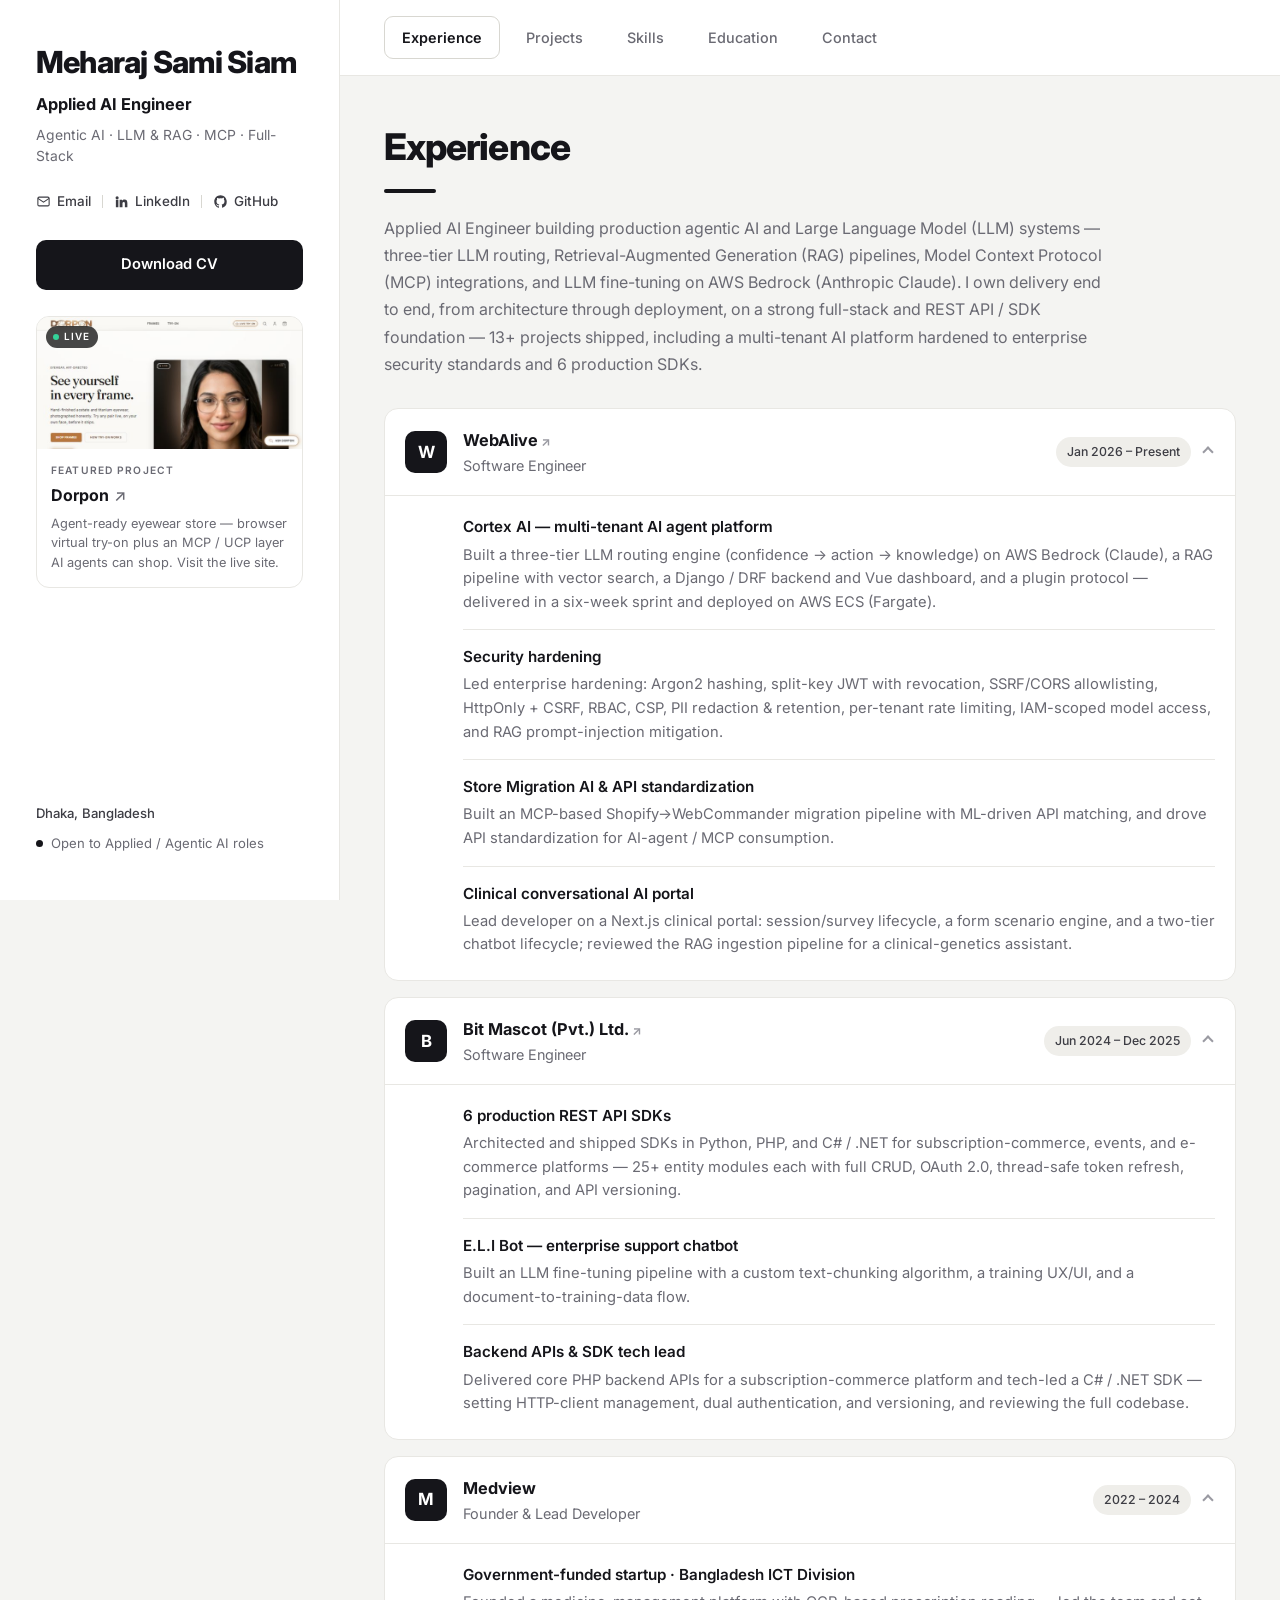
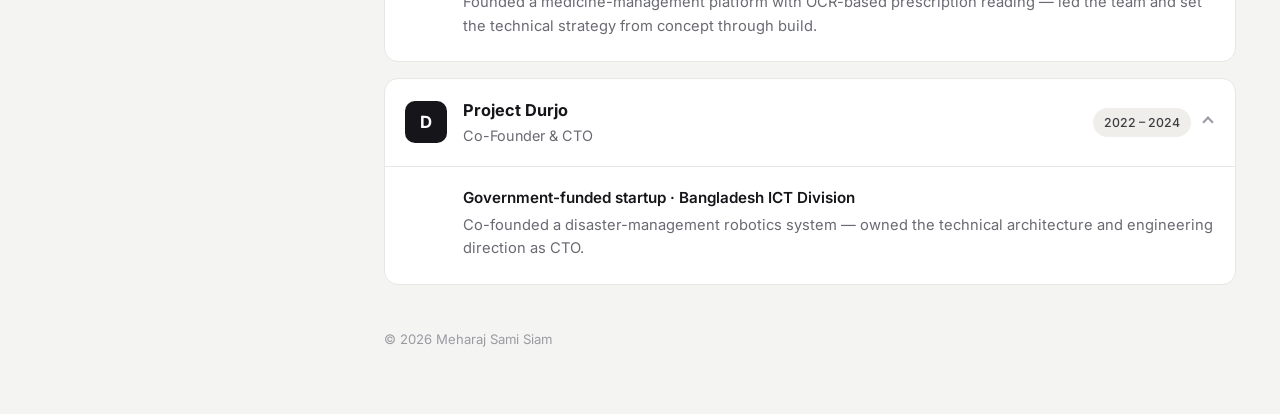
<file: index.html>
<!doctype html>
<html lang="en">
<head>
<meta charset="utf-8" />
<meta name="viewport" content="width=device-width, initial-scale=1" />
<title>Meharaj Sami Siam — Applied AI Engineer</title>
<meta name="description" content="Meharaj Sami Siam — Applied AI Engineer building agentic AI systems, LLM platforms, RAG pipelines, and MCP integrations." />
<link rel="preconnect" href="https://fonts.googleapis.com" />
<link rel="preconnect" href="https://fonts.gstatic.com" crossorigin />
<link href="https://fonts.googleapis.com/css2?family=Inter:wght@300;400;500;600;700;800&display=swap" rel="stylesheet" />
<link rel="stylesheet" href="style.css" />
</head>
<body>
<div class="layout">

  <!-- ============ SIDEBAR ============ -->
  <aside class="sidebar">
    <div class="sb-inner">
      <h1 class="name">Meharaj Sami Siam</h1>
      <div class="role">Applied AI Engineer</div>
      <div class="keywords">Agentic AI · LLM &amp; RAG · MCP · Full-Stack</div>

      <div class="socials">
        <a href="mailto:mssiam12@gmail.com" id="email-side" data-email="mssiam12@gmail.com" aria-label="Email">
          <svg viewBox="0 0 24 24" width="15" height="15" fill="none" stroke="currentColor" stroke-width="1.7"><rect x="3" y="5" width="18" height="14" rx="2"/><path d="m3 7 9 6 9-6"/></svg>
          <span class="sl-lbl">Email</span>
        </a>
        <span class="sep"></span>
        <a href="https://www.linkedin.com/in/meharaj-sami-siam-a4b730213" aria-label="LinkedIn">
          <svg viewBox="0 0 24 24" width="15" height="15" fill="currentColor"><path d="M4.98 3.5a2.5 2.5 0 1 1 0 5 2.5 2.5 0 0 1 0-5zM3 9h4v12H3zM9 9h3.8v1.7h.05c.53-1 1.83-2.06 3.77-2.06 4.03 0 4.78 2.65 4.78 6.1V21h-4v-5.3c0-1.27-.02-2.9-1.77-2.9-1.77 0-2.04 1.38-2.04 2.8V21H9z"/></svg>
          LinkedIn
        </a>
        <span class="sep"></span>
        <a href="https://github.com/Meharaj002" aria-label="GitHub">
          <svg viewBox="0 0 24 24" width="15" height="15" fill="currentColor"><path d="M12 2C6.48 2 2 6.58 2 12.25c0 4.53 2.87 8.37 6.84 9.73.5.1.68-.22.68-.49l-.01-1.9c-2.78.62-3.37-1.22-3.37-1.22-.46-1.18-1.11-1.5-1.11-1.5-.91-.64.07-.62.07-.62 1 .07 1.53 1.06 1.53 1.06.89 1.56 2.34 1.11 2.91.85.09-.66.35-1.11.63-1.36-2.22-.26-4.56-1.14-4.56-5.06 0-1.12.39-2.03 1.03-2.75-.1-.26-.45-1.3.1-2.71 0 0 .84-.27 2.75 1.05A9.4 9.4 0 0 1 12 6.84c.85 0 1.71.12 2.51.34 1.91-1.32 2.75-1.05 2.75-1.05.55 1.41.2 2.45.1 2.71.64.72 1.03 1.63 1.03 2.75 0 3.93-2.35 4.8-4.58 5.05.36.32.68.94.68 1.9l-.01 2.82c0 .27.18.6.69.49A10.03 10.03 0 0 0 22 12.25C22 6.58 17.52 2 12 2z"/></svg>
          GitHub
        </a>
      </div>

      <a class="dl-btn" href="cv.pdf" download="Meharaj-Sami-Siam-CV.pdf">Download CV</a>

      <a class="sb-feature" href="https://incomparable-pony-d965e8.netlify.app/" target="_blank" rel="noopener">
        <div class="sbf-thumb">
          <img src="assets/dorpon-preview.jpg" alt="Dorpon — live eyewear store with browser virtual try-on" loading="lazy" />
          <span class="sbf-live">Live</span>
        </div>
        <div class="sbf-body">
          <div class="sbf-label">Featured project</div>
          <div class="sbf-title">Dorpon <span class="sbf-arrow" aria-hidden="true">↗</span></div>
          <div class="sbf-desc">Agent-ready eyewear store — browser virtual try-on plus an MCP / UCP layer AI agents can shop. Visit the live site.</div>
        </div>
      </a>

      <div class="sb-foot">
        <div class="sb-loc">Dhaka, Bangladesh</div>
        <div class="sb-open"><span class="dot"></span> Open to Applied / Agentic AI roles</div>
      </div>
    </div>
  </aside>

  <!-- ============ MAIN ============ -->
  <main class="main">
    <nav class="tabs" id="tabs">
      <button class="tab active" data-tab="experience">Experience</button>
      <button class="tab" data-tab="projects">Projects</button>
      <button class="tab" data-tab="skills">Skills</button>
      <button class="tab" data-tab="education">Education</button>
      <button class="tab" data-tab="contact">Contact</button>
    </nav>

    <div class="content">

      <!-- ---------- EXPERIENCE ---------- -->
      <section class="panel active" id="experience">
        <h2 class="ptitle">Experience</h2>
        <p class="intro">
          Applied AI Engineer building production agentic AI and Large Language Model (LLM) systems —
          three-tier LLM routing, Retrieval-Augmented Generation (RAG) pipelines, Model Context Protocol (MCP)
          integrations, and LLM fine-tuning on AWS Bedrock (Anthropic Claude). I own delivery end to end, from
          architecture through deployment, on a strong full-stack and REST API / SDK foundation — 13+ projects
          shipped, including a multi-tenant AI platform hardened to enterprise security standards and 6 production SDKs.
        </p>

        <article class="xp open">
          <header class="xp-head">
            <div class="xp-logo">W</div>
            <div class="xp-id">
              <div class="xp-co"><a class="co-link" href="https://www.webalive.com.au/" target="_blank" rel="noopener">WebAlive<span class="co-ext" aria-hidden="true">↗</span></a></div>
              <div class="xp-role">Software Engineer</div>
            </div>
            <div class="xp-meta"><span class="badge">Jan 2026 – Present</span><span class="chev" aria-hidden="true"></span></div>
          </header>
          <div class="xp-body">
            <div class="xp-pt"><h4>Cortex AI — multi-tenant AI agent platform</h4>
              <p>Built a three-tier LLM routing engine (confidence → action → knowledge) on AWS Bedrock (Claude),
                a RAG pipeline with vector search, a Django / DRF backend and Vue dashboard, and a plugin protocol —
                delivered in a six-week sprint and deployed on AWS ECS (Fargate).</p></div>
            <div class="xp-pt"><h4>Security hardening</h4>
              <p>Led enterprise hardening: Argon2 hashing, split-key JWT with revocation, SSRF/CORS allowlisting,
                HttpOnly + CSRF, RBAC, CSP, PII redaction &amp; retention, per-tenant rate limiting, IAM-scoped model
                access, and RAG prompt-injection mitigation.</p></div>
            <div class="xp-pt"><h4>Store Migration AI &amp; API standardization</h4>
              <p>Built an MCP-based Shopify→WebCommander migration pipeline with ML-driven API matching, and drove
                API standardization for AI-agent / MCP consumption.</p></div>
            <div class="xp-pt"><h4>Clinical conversational AI portal</h4>
              <p>Lead developer on a Next.js clinical portal: session/survey lifecycle, a form scenario engine, and a
                two-tier chatbot lifecycle; reviewed the RAG ingestion pipeline for a clinical-genetics assistant.</p></div>
          </div>
        </article>

        <article class="xp open">
          <header class="xp-head">
            <div class="xp-logo">B</div>
            <div class="xp-id">
              <div class="xp-co"><a class="co-link" href="https://www.bitmascot.com/" target="_blank" rel="noopener">Bit Mascot (Pvt.) Ltd.<span class="co-ext" aria-hidden="true">↗</span></a></div>
              <div class="xp-role">Software Engineer</div>
            </div>
            <div class="xp-meta"><span class="badge">Jun 2024 – Dec 2025</span><span class="chev" aria-hidden="true"></span></div>
          </header>
          <div class="xp-body">
            <div class="xp-pt"><h4>6 production REST API SDKs</h4>
              <p>Architected and shipped SDKs in Python, PHP, and C# / .NET for subscription-commerce, events, and
                e-commerce platforms — 25+ entity modules each with full CRUD, OAuth 2.0, thread-safe token refresh,
                pagination, and API versioning.</p></div>
            <div class="xp-pt"><h4>E.L.I Bot — enterprise support chatbot</h4>
              <p>Built an LLM fine-tuning pipeline with a custom text-chunking algorithm, a training UX/UI, and a
                document-to-training-data flow.</p></div>
            <div class="xp-pt"><h4>Backend APIs &amp; SDK tech lead</h4>
              <p>Delivered core PHP backend APIs for a subscription-commerce platform and tech-led a C# / .NET SDK —
                setting HTTP-client management, dual authentication, and versioning, and reviewing the full codebase.</p></div>
          </div>
        </article>

        <article class="xp open">
          <header class="xp-head">
            <div class="xp-logo">M</div>
            <div class="xp-id">
              <div class="xp-co">Medview</div>
              <div class="xp-role">Founder &amp; Lead Developer</div>
            </div>
            <div class="xp-meta"><span class="badge">2022 – 2024</span><span class="chev" aria-hidden="true"></span></div>
          </header>
          <div class="xp-body">
            <div class="xp-pt"><h4>Government-funded startup · Bangladesh ICT Division</h4>
              <p>Founded a medicine-management platform with OCR-based prescription reading — led the team and set
                the technical strategy from concept through build.</p></div>
          </div>
        </article>

        <article class="xp open">
          <header class="xp-head">
            <div class="xp-logo">D</div>
            <div class="xp-id">
              <div class="xp-co">Project Durjo</div>
              <div class="xp-role">Co-Founder &amp; CTO</div>
            </div>
            <div class="xp-meta"><span class="badge">2022 – 2024</span><span class="chev" aria-hidden="true"></span></div>
          </header>
          <div class="xp-body">
            <div class="xp-pt"><h4>Government-funded startup · Bangladesh ICT Division</h4>
              <p>Co-founded a disaster-management robotics system — owned the technical architecture and engineering
                direction as CTO.</p></div>
          </div>
        </article>
      </section>

      <!-- ---------- PROJECTS ---------- -->
      <section class="panel" id="projects">
        <h2 class="ptitle">Projects</h2>
        <p class="intro">
          Agentic AI platforms, LLM systems, and production engineering. Some are enterprise / internal, so links
          are limited; Dorpon is fully live.
        </p>

        <div class="cards">
          <article class="card feature">
            <div class="card-type">Featured · Full-Stack · Agentic AI · MCP / UCP</div>
            <h3>Dorpon — Agent-Ready Eyewear Commerce</h3>
            <p>A premium eyewear store with browser-based <strong>virtual try-on</strong> and an AI shopping
              concierge — and, uniquely, exposed to AI agents through a stateless <strong>Model Context Protocol
              (MCP)</strong> server and a <strong>UCP commerce protocol</strong>, all driven by one shared tool
              registry (web app, MCP, and REST). Deployed end-to-end on free-tier cloud.</p>
            <div class="tags">
              <span class="tag">MCP</span><span class="tag">UCP</span><span class="tag">Next.js</span>
              <span class="tag">Django / DRF</span><span class="tag">AWS Bedrock (Claude)</span>
              <span class="tag">MediaPipe</span><span class="tag">PostgreSQL</span>
            </div>
            <div class="card-actions">
              <a class="btn btn-primary" href="https://incomparable-pony-d965e8.netlify.app/">Live demo →</a>
              <a class="btn btn-ghost" href="dorpon.html">Case study</a>
            </div>
          </article>

          <article class="card">
            <div class="card-type">AI Platform · Enterprise</div>
            <h3>Cortex AI</h3>
            <p>Multi-tenant AI agent platform: three-tier LLM routing (confidence → action → knowledge) on AWS
              Bedrock, a RAG pipeline with vector search, a Django / DRF backend + Vue dashboard, and a plugin
              protocol — hardened with enterprise-grade security and deployed on AWS ECS.</p>
            <div class="tags"><span class="tag">LLM routing</span><span class="tag">RAG</span>
              <span class="tag">AWS Bedrock</span><span class="tag">Django</span><span class="tag">Vue</span>
              <span class="tag">Multi-tenant</span></div>
          </article>

          <article class="card">
            <div class="card-type">Conversational AI · Enterprise</div>
            <h3>E.L.I Bot</h3>
            <p>Enterprise customer-support chatbot, taken from prototype to production: an LLM fine-tuning pipeline
              with a custom text-chunking algorithm, a training UX/UI, and a document-to-training-data flow.</p>
            <div class="tags"><span class="tag">LLM fine-tuning</span><span class="tag">Python</span>
              <span class="tag">Chunking</span><span class="tag">Chat UI</span></div>
          </article>

          <article class="card">
            <div class="card-type">AI / ML · Tooling</div>
            <h3>Store Migration AI</h3>
            <p>An <strong>MCP-based</strong> pipeline to migrate e-commerce stores from Shopify to WebCommander,
              with machine-learning-driven external-API matching and a trained matching model.</p>
            <div class="tags"><span class="tag">MCP</span><span class="tag">ML</span>
              <span class="tag">Python</span><span class="tag">Migration</span></div>
          </article>

          <article class="card">
            <div class="card-type">Healthcare · Conversational AI</div>
            <h3>Clinical Conversational Portal</h3>
            <p>Lead developer on a Next.js clinical portal: session / survey lifecycle, a form scenario engine, and a
              two-tier chatbot lifecycle — plus a reviewed RAG ingestion pipeline for a clinical-genetics assistant.</p>
            <div class="tags"><span class="tag">RAG</span><span class="tag">Next.js</span>
              <span class="tag">Healthcare</span><span class="tag">Chatbot</span></div>
          </article>

          <article class="card">
            <div class="card-type">API / SDK Engineering</div>
            <h3>Production SDK Suite</h3>
            <p>Architected and shipped <strong>6 production REST SDKs</strong> across Python, PHP, and C# / .NET for
              subscription-commerce, events, and e-commerce platforms — 25+ entity modules each with full CRUD,
              OAuth 2.0, pagination, and API versioning.</p>
            <div class="tags"><span class="tag">Python</span><span class="tag">PHP</span>
              <span class="tag">C# / .NET</span><span class="tag">REST</span><span class="tag">OAuth 2.0</span></div>
          </article>
        </div>
      </section>

      <!-- ---------- SKILLS ---------- -->
      <section class="panel" id="skills">
        <h2 class="ptitle">Skills</h2>
        <p class="intro">Tools and technologies I work with across the AI, backend, and infrastructure stack.</p>

        <div class="skill-group"><h4>AI &amp; Machine Learning</h4>
          <div class="tags"><span class="tag">Agentic AI</span><span class="tag">MCP</span><span class="tag">RAG</span>
            <span class="tag">LLM fine-tuning</span><span class="tag">Prompt engineering</span>
            <span class="tag">AWS Bedrock (Claude)</span><span class="tag">Vector databases</span><span class="tag">NLP</span>
            <span class="tag">PyTorch</span><span class="tag">TensorFlow</span><span class="tag">Keras</span></div></div>

        <div class="skill-group"><h4>Languages</h4>
          <div class="tags"><span class="tag">Python</span><span class="tag">PHP</span><span class="tag">JavaScript</span>
            <span class="tag">TypeScript</span><span class="tag">C# / .NET</span><span class="tag">Java</span><span class="tag">SQL</span></div></div>

        <div class="skill-group"><h4>Frameworks</h4>
          <div class="tags"><span class="tag">Django / DRF</span><span class="tag">Next.js</span><span class="tag">Vue.js</span>
            <span class="tag">React</span></div></div>

        <div class="skill-group"><h4>Data &amp; Caching</h4>
          <div class="tags"><span class="tag">PostgreSQL</span><span class="tag">Redis</span><span class="tag">DynamoDB</span>
            <span class="tag">MySQL</span><span class="tag">SQLite</span></div></div>

        <div class="skill-group"><h4>Cloud &amp; DevOps</h4>
          <div class="tags"><span class="tag">AWS (ECS / Fargate)</span><span class="tag">AWS Bedrock</span><span class="tag">IAM</span>
            <span class="tag">CI/CD</span><span class="tag">Git</span></div></div>

        <div class="skill-group"><h4>Security</h4>
          <div class="tags"><span class="tag">OAuth 2.0</span><span class="tag">JWT</span><span class="tag">Argon2</span>
            <span class="tag">RBAC</span><span class="tag">CSRF / CORS / SSRF</span><span class="tag">CSP</span></div></div>

        <div class="skill-group"><h4>Practices &amp; Tools</h4>
          <div class="tags"><span class="tag">REST API design</span><span class="tag">SDK design</span><span class="tag">Microservices</span>
            <span class="tag">Multi-tenant architecture</span><span class="tag">Agile</span><span class="tag">Jira</span><span class="tag">Confluence</span></div></div>
      </section>

      <!-- ---------- EDUCATION ---------- -->
      <section class="panel" id="education">
        <h2 class="ptitle">Education</h2>
        <p class="intro">Academic background, certifications, and recognition.</p>

        <article class="card">
          <div class="card-type">Degree</div>
          <h3>B.Sc. in Computer Science</h3>
          <p>BRAC University · 2020 – 2024</p>
        </article>
        <article class="card">
          <div class="card-type">Certifications</div>
          <ul class="cert-list">
            <li><span class="cert-name">Anthropic AI Certifications</span><span class="cert-org">Anthropic</span></li>
            <li><span class="cert-name">Python Programming</span><span class="cert-org">University of Michigan</span></li>
            <li><span class="cert-name">Python Data Structures</span><span class="cert-org">University of Michigan</span></li>
            <li><span class="cert-name">Social Media Marketing</span><span class="cert-org">Meta</span></li>
          </ul>
        </article>
        <article class="card">
          <div class="card-type">Award</div>
          <h3>Runner-Up — Project Showcase</h3>
          <p>5th International Tech Carnival — Bangladesh ICT Division</p>
        </article>
      </section>

      <!-- ---------- CONTACT ---------- -->
      <section class="panel" id="contact">
        <h2 class="ptitle">Contact</h2>
        <p class="intro">
          Open to Applied / Agentic AI Engineer roles, freelance, and collaborations. The fastest way to reach me
          is email — I usually reply within a day.
        </p>

        <div class="contact-list">
          <a class="contact-row" href="mailto:mssiam12@gmail.com"><span class="label">Email</span><span class="val">mssiam12@gmail.com</span></a>
          <a class="contact-row" href="https://www.linkedin.com/in/meharaj-sami-siam-a4b730213"><span class="label">LinkedIn</span><span class="val">/meharaj-sami-siam</span></a>
          <a class="contact-row" href="https://github.com/Meharaj002"><span class="label">GitHub</span><span class="val">@Meharaj002</span></a>
          <a class="contact-row" href="tel:+8801796537490"><span class="label">Phone</span><span class="val">+880 1796-537490</span></a>
          <div class="contact-row static"><span class="label">Location</span><span class="val">Dhaka, Bangladesh</span></div>
        </div>

        <div class="card-actions" style="margin-top:26px">
          <a class="btn btn-primary" id="email-btn" data-email="mssiam12@gmail.com" href="mailto:mssiam12@gmail.com?subject=Opportunity%20for%20Meharaj">Email me →</a>
          <a class="btn btn-ghost" href="cv.pdf" download="Meharaj-Sami-Siam-CV.pdf">Download CV</a>
        </div>
      </section>

      <footer class="foot">© <span data-year>2026</span> Meharaj Sami Siam</footer>
    </div>
  </main>
</div>
<script src="script.js"></script>
</body>
</html>
</file>
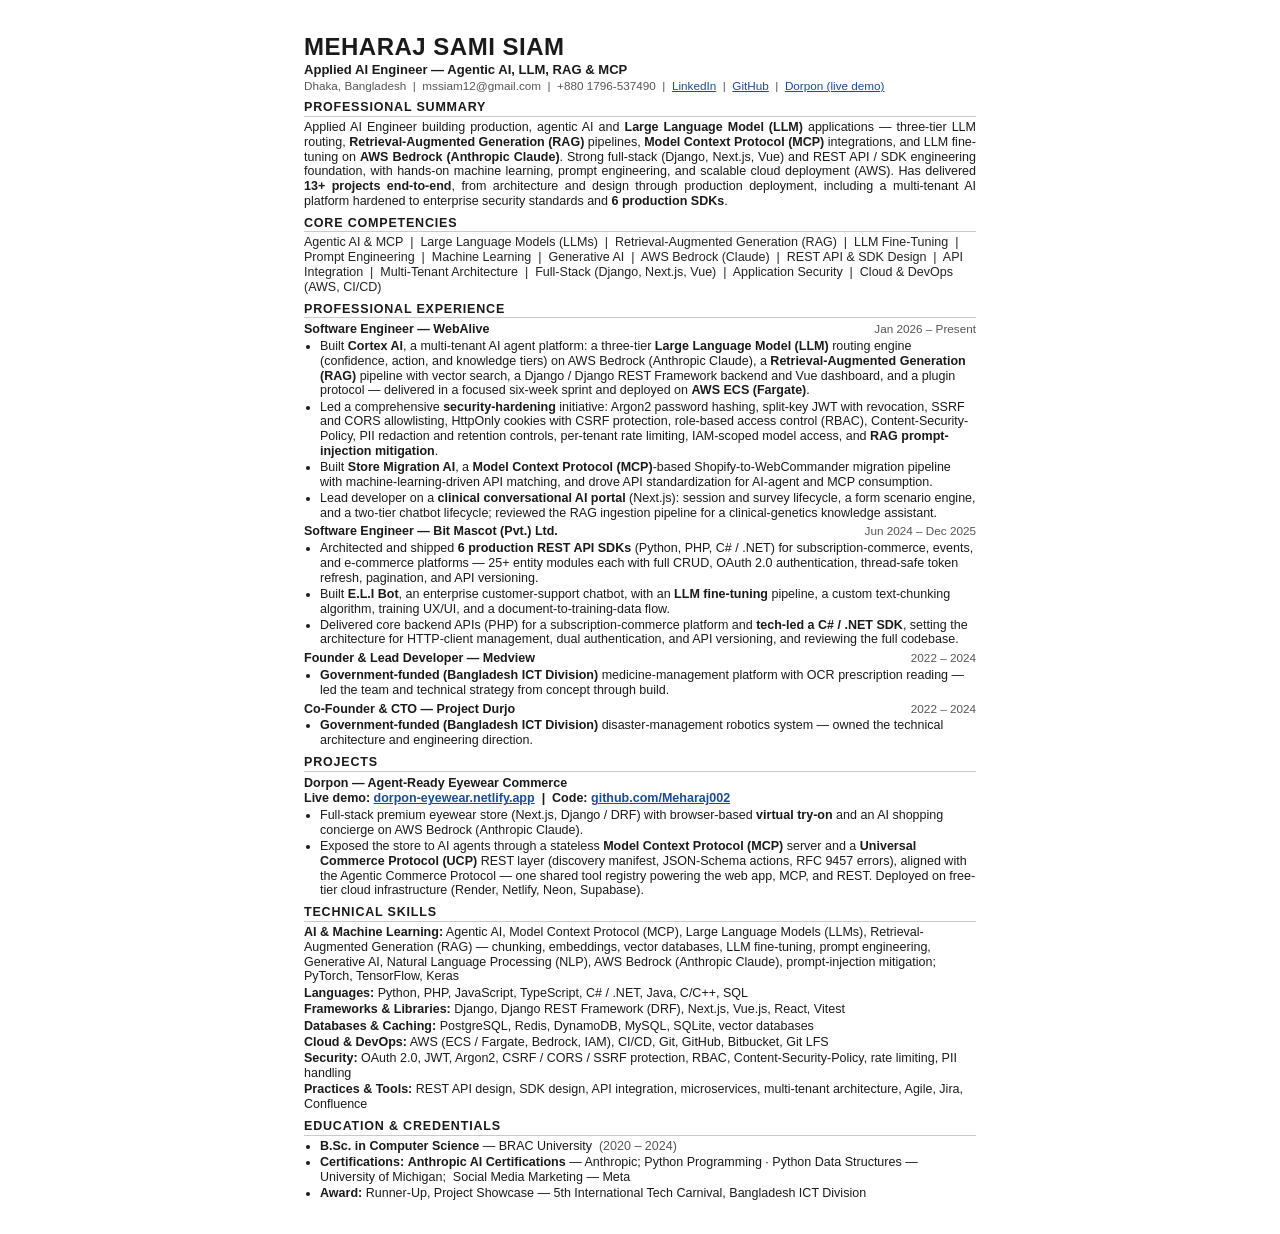
<file: cv.html>
<!doctype html>
<html lang="en">
<head>
<meta charset="utf-8" />
<meta name="viewport" content="width=device-width, initial-scale=1" />
<title>Meharaj Sami Siam — CV</title>
<style>
  /* Clean, white, single-column, ATS-friendly. Print to PDF: Ctrl/Cmd+P →
     "Save as PDF", margins "Default/None", background graphics OFF. */
  :root { --ink:#1a1a1a; --muted:#555; --rule:#c9c9c9; --link:#1a4d8f; }
  * { box-sizing: border-box; }
  html, body { margin: 0; padding: 0; background: #fff; color: var(--ink); }
  body {
    font-family: "Calibri", "Carlito", "Helvetica Neue", Arial, sans-serif;
    font-size: 9.4pt; line-height: 1.18;
    -webkit-print-color-adjust: exact; print-color-adjust: exact;
  }
  .page { max-width: 8.0in; margin: 0 auto; padding: 0.34in 0.5in; }
  a { color: var(--link); text-decoration: none; }
  h1 { font-size: 18pt; letter-spacing: 0.5px; margin: 0; font-weight: 700; }
  .title { font-size: 9.8pt; font-weight: 700; color: var(--ink); margin: 1px 0 2px; }
  .contact { font-size: 8.8pt; color: var(--muted); margin-bottom: 5px; }
  .contact a { color: var(--link); text-decoration: underline; }
  h2 {
    font-size: 9.4pt; text-transform: uppercase; letter-spacing: 0.8px;
    border-bottom: 1px solid var(--rule); padding-bottom: 1px;
    margin: 7px 0 3px; font-weight: 700;
  }
  .summary { margin: 0 0 1px; text-align: justify; }
  .comp { margin: 0; color: #222; }
  .role { display: flex; justify-content: space-between; align-items: baseline; margin-top: 4px; }
  .role .pos { font-weight: 700; }
  .role .date { color: var(--muted); font-size: 8.8pt; white-space: nowrap; padding-left: 10px; }
  ul { margin: 2px 0 1px; padding-left: 16px; }
  li { margin: 1.3px 0; }
  .skills li { margin: 1.6px 0; }
  .skills ul { list-style: none; padding-left: 0; margin: 1px 0; }
  b, strong { font-weight: 700; }
  .demo { font-weight: 700; font-size: 9.4pt; margin: 1px 0 2px; }
  .demo a { color: var(--link); text-decoration: underline; }
  @page { size: A4; margin: 0; }
  @media print { .page { margin: 0; max-width: none; padding: 0.34in 0.5in; } }
</style>
</head>
<body>
<div class="page">

  <h1>MEHARAJ SAMI SIAM</h1>
  <div class="title">Applied AI Engineer — Agentic AI, LLM, RAG &amp; MCP</div>
  <div class="contact">
    Dhaka, Bangladesh &nbsp;|&nbsp; mssiam12@gmail.com &nbsp;|&nbsp; +880 1796-537490 &nbsp;|&nbsp;
    <a href="https://www.linkedin.com/in/meharaj-sami-siam-a4b730213">LinkedIn</a> &nbsp;|&nbsp;
    <a href="https://github.com/Meharaj002">GitHub</a> &nbsp;|&nbsp;
    <a href="https://incomparable-pony-d965e8.netlify.app/">Dorpon (live demo)</a>
  </div>

  <h2>Professional Summary</h2>
  <p class="summary">
    Applied AI Engineer building production, agentic AI and <b>Large Language Model (LLM)</b> applications —
    three-tier LLM routing, <b>Retrieval-Augmented Generation (RAG)</b> pipelines, <b>Model Context Protocol
    (MCP)</b> integrations, and LLM fine-tuning on <b>AWS Bedrock (Anthropic Claude)</b>. Strong full-stack
    (Django, Next.js, Vue) and REST API / SDK engineering foundation, with hands-on machine learning, prompt
    engineering, and scalable cloud deployment (AWS). Has delivered <b>13+ projects end-to-end</b>,
    from architecture and design through production deployment, including a multi-tenant AI platform hardened
    to enterprise security standards and <b>6 production SDKs</b>.
  </p>

  <h2>Core Competencies</h2>
  <p class="comp">
    Agentic AI &amp; MCP &nbsp;|&nbsp; Large Language Models (LLMs) &nbsp;|&nbsp; Retrieval-Augmented Generation
    (RAG) &nbsp;|&nbsp; LLM Fine-Tuning &nbsp;|&nbsp; Prompt Engineering &nbsp;|&nbsp; Machine Learning
    &nbsp;|&nbsp; Generative AI &nbsp;|&nbsp; AWS Bedrock (Claude) &nbsp;|&nbsp; REST API &amp; SDK Design
    &nbsp;|&nbsp; API Integration &nbsp;|&nbsp; Multi-Tenant Architecture &nbsp;|&nbsp; Full-Stack (Django,
    Next.js, Vue) &nbsp;|&nbsp; Application Security &nbsp;|&nbsp; Cloud &amp; DevOps (AWS, CI/CD)
  </p>

  <h2>Professional Experience</h2>

  <div class="role"><span class="pos">Software Engineer — WebAlive</span><span class="date">Jan 2026 – Present</span></div>
  <ul>
    <li>Built <b>Cortex AI</b>, a multi-tenant AI agent platform: a three-tier <b>Large Language Model (LLM)</b>
      routing engine (confidence, action, and knowledge tiers) on AWS Bedrock (Anthropic Claude), a
      <b>Retrieval-Augmented Generation (RAG)</b> pipeline with vector search, a Django / Django REST Framework
      backend and Vue dashboard, and a plugin protocol — delivered in a focused six-week sprint and deployed on
      <b>AWS ECS (Fargate)</b>.</li>
    <li>Led a comprehensive <b>security-hardening</b> initiative: Argon2 password hashing, split-key JWT with
      revocation, SSRF and CORS allowlisting, HttpOnly cookies with CSRF protection, role-based access control
      (RBAC), Content-Security-Policy, PII redaction and retention controls, per-tenant rate limiting,
      IAM-scoped model access, and <b>RAG prompt-injection mitigation</b>.</li>
    <li>Built <b>Store Migration AI</b>, a <b>Model Context Protocol (MCP)</b>-based Shopify-to-WebCommander
      migration pipeline with machine-learning-driven API matching, and drove API standardization for AI-agent
      and MCP consumption.</li>
    <li>Lead developer on a <b>clinical conversational AI portal</b> (Next.js): session and survey lifecycle, a
      form scenario engine, and a two-tier chatbot lifecycle; reviewed the RAG ingestion pipeline for a
      clinical-genetics knowledge assistant.</li>
  </ul>

  <div class="role"><span class="pos">Software Engineer — Bit Mascot (Pvt.) Ltd.</span><span class="date">Jun 2024 – Dec 2025</span></div>
  <ul>
    <li>Architected and shipped <b>6 production REST API SDKs</b> (Python, PHP, C# / .NET) for
      subscription-commerce, events, and e-commerce platforms — 25+ entity modules each with full CRUD,
      OAuth 2.0 authentication, thread-safe token refresh, pagination, and API versioning.</li>
    <li>Built <b>E.L.I Bot</b>, an enterprise customer-support chatbot, with an <b>LLM fine-tuning</b> pipeline,
      a custom text-chunking algorithm, training UX/UI, and a document-to-training-data flow.</li>
    <li>Delivered core backend APIs (PHP) for a subscription-commerce platform and <b>tech-led a C# / .NET
      SDK</b>, setting the architecture for HTTP-client management, dual authentication, and API versioning,
      and reviewing the full codebase.</li>
  </ul>

  <div class="role"><span class="pos">Founder &amp; Lead Developer — Medview</span><span class="date">2022 – 2024</span></div>
  <ul>
    <li><b>Government-funded (Bangladesh ICT Division)</b> medicine-management platform with OCR prescription
      reading — led the team and technical strategy from concept through build.</li>
  </ul>

  <div class="role"><span class="pos">Co-Founder &amp; CTO — Project Durjo</span><span class="date">2022 – 2024</span></div>
  <ul>
    <li><b>Government-funded (Bangladesh ICT Division)</b> disaster-management robotics system — owned the
      technical architecture and engineering direction.</li>
  </ul>

  <h2>Projects</h2>
  <div class="role"><span class="pos">Dorpon — Agent-Ready Eyewear Commerce</span></div>
  <div class="demo">Live demo:
    <a href="https://incomparable-pony-d965e8.netlify.app/">dorpon-eyewear.netlify.app</a>
    &nbsp;|&nbsp; Code: <a href="https://github.com/Meharaj002">github.com/Meharaj002</a></div>
  <ul>
    <li>Full-stack premium eyewear store (Next.js, Django / DRF) with browser-based <b>virtual try-on</b>
      and an AI shopping concierge on AWS Bedrock (Anthropic Claude).</li>
    <li>Exposed the store to AI agents through a stateless <b>Model Context Protocol (MCP)</b> server and a
      <b>Universal Commerce Protocol (UCP)</b> REST layer (discovery manifest, JSON-Schema actions, RFC 9457
      errors), aligned with the Agentic Commerce Protocol — one shared tool registry powering the web app, MCP,
      and REST. Deployed on free-tier cloud infrastructure (Render, Netlify, Neon, Supabase).</li>
  </ul>

  <h2>Technical Skills</h2>
  <div class="skills">
  <ul>
    <li><b>AI &amp; Machine Learning:</b> Agentic AI, Model Context Protocol (MCP), Large Language Models
      (LLMs), Retrieval-Augmented Generation (RAG) — chunking, embeddings, vector databases, LLM fine-tuning,
      prompt engineering, Generative AI, Natural Language Processing (NLP), AWS Bedrock (Anthropic Claude),
      prompt-injection mitigation; PyTorch, TensorFlow, Keras</li>
    <li><b>Languages:</b> Python, PHP, JavaScript, TypeScript, C# / .NET, Java, C/C++, SQL</li>
    <li><b>Frameworks &amp; Libraries:</b> Django, Django REST Framework (DRF), Next.js,
      Vue.js, React, Vitest</li>
    <li><b>Databases &amp; Caching:</b> PostgreSQL, Redis, DynamoDB, MySQL, SQLite, vector databases</li>
    <li><b>Cloud &amp; DevOps:</b> AWS (ECS / Fargate, Bedrock, IAM), CI/CD, Git, GitHub,
      Bitbucket, Git LFS</li>
    <li><b>Security:</b> OAuth 2.0, JWT, Argon2, CSRF / CORS / SSRF protection, RBAC, Content-Security-Policy,
      rate limiting, PII handling</li>
    <li><b>Practices &amp; Tools:</b> REST API design, SDK design, API integration, microservices, multi-tenant
      architecture, Agile, Jira, Confluence</li>
  </ul>
  </div>

  <h2>Education &amp; Credentials</h2>
  <ul>
    <li><b>B.Sc. in Computer Science</b> — BRAC University &nbsp;<span style="color:#555">(2020 – 2024)</span></li>
    <li><b>Certifications:</b> <b>Anthropic AI Certifications</b> — Anthropic; Python Programming · Python Data Structures — University of Michigan;
      &nbsp;Social Media Marketing — Meta</li>
    <li><b>Award:</b> Runner-Up, Project Showcase — 5th International Tech Carnival, Bangladesh ICT Division</li>
  </ul>

</div>
</body>
</html>
</file>
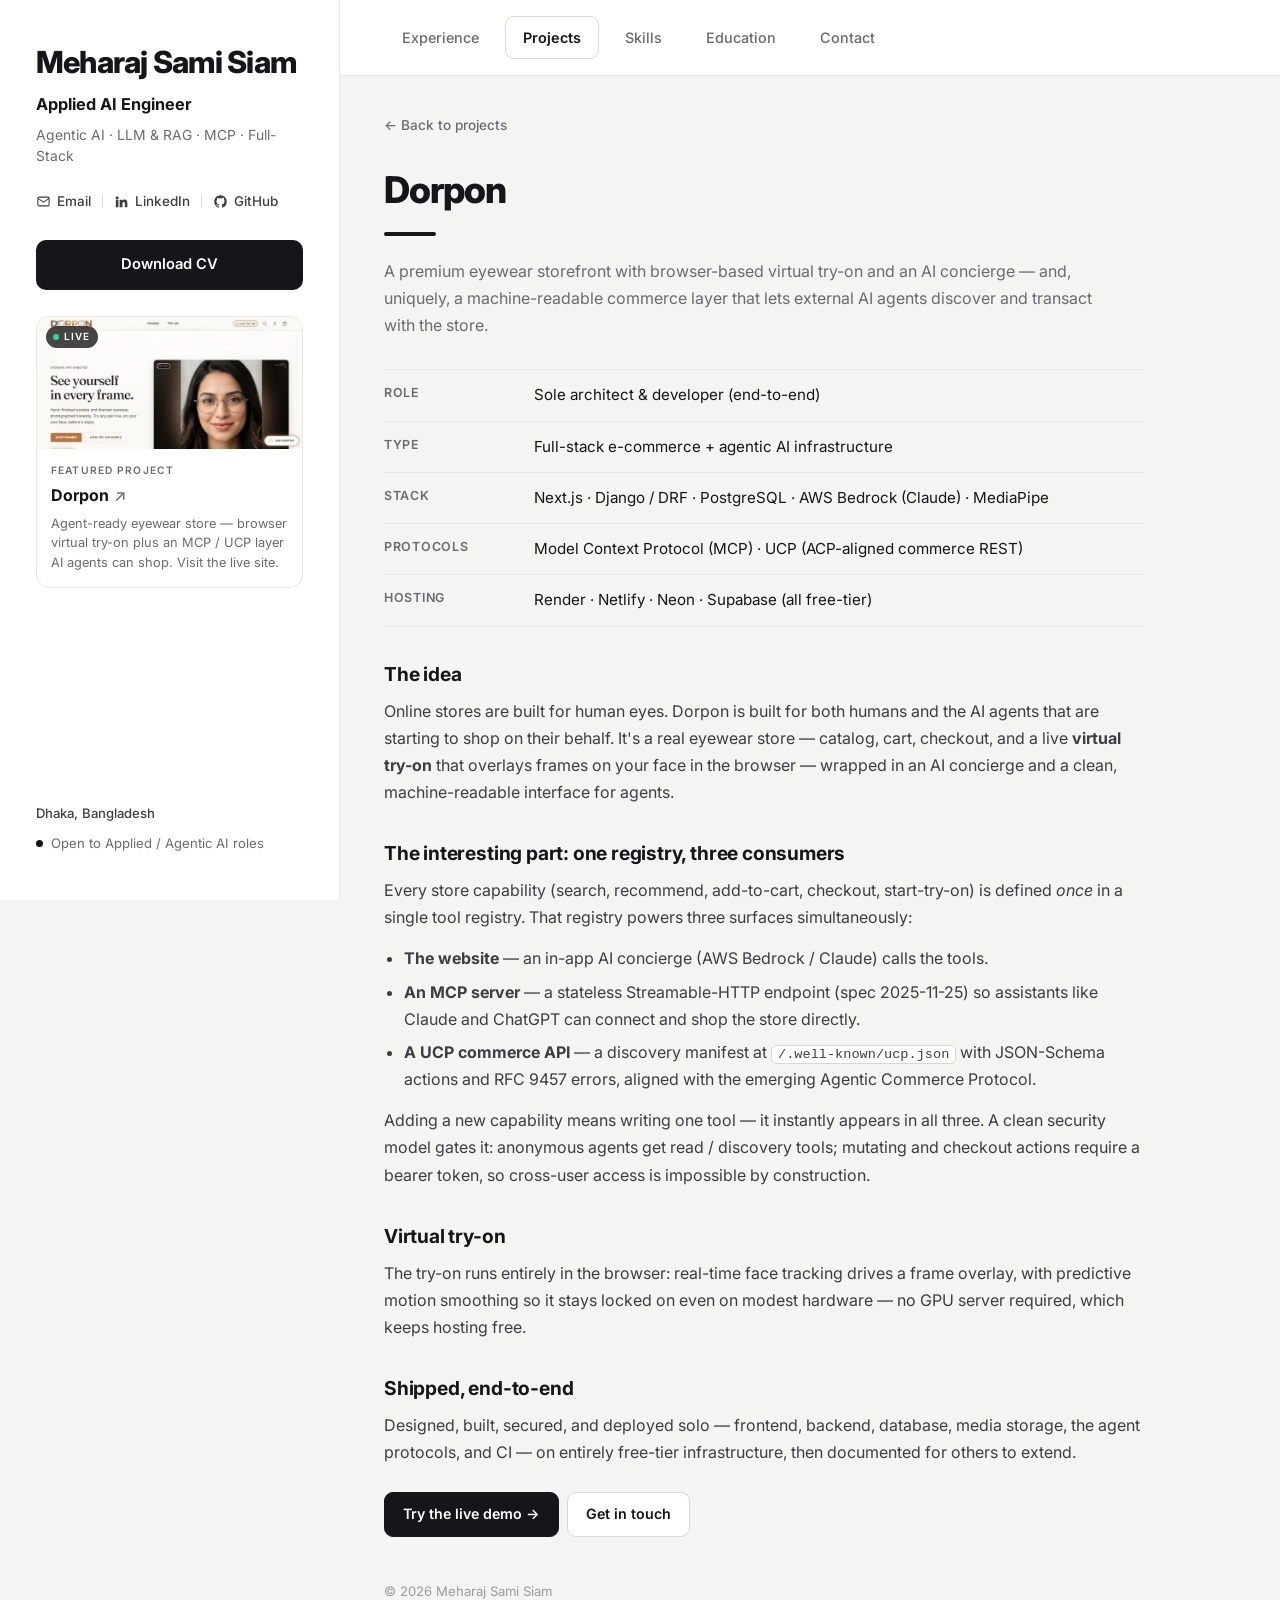
<file: dorpon.html>
<!doctype html>
<html lang="en">
<head>
<meta charset="utf-8" />
<meta name="viewport" content="width=device-width, initial-scale=1" />
<title>Dorpon — Case Study · Meharaj Sami Siam</title>
<meta name="description" content="Dorpon: a full-stack eyewear store with virtual try-on, exposed to AI agents via MCP and a UCP commerce protocol." />
<link rel="preconnect" href="https://fonts.googleapis.com" />
<link rel="preconnect" href="https://fonts.gstatic.com" crossorigin />
<link href="https://fonts.googleapis.com/css2?family=Inter:wght@300;400;500;600;700;800&display=swap" rel="stylesheet" />
<link rel="stylesheet" href="style.css" />
</head>
<body>
<div class="layout">

  <aside class="sidebar">
    <div class="sb-inner">
      <h1 class="name">Meharaj Sami Siam</h1>
      <div class="role">Applied AI Engineer</div>
      <div class="keywords">Agentic AI · LLM &amp; RAG · MCP · Full-Stack</div>
      <div class="socials">
        <a href="mailto:mssiam12@gmail.com" id="email-side" data-email="mssiam12@gmail.com" aria-label="Email">
          <svg viewBox="0 0 24 24" width="15" height="15" fill="none" stroke="currentColor" stroke-width="1.7"><rect x="3" y="5" width="18" height="14" rx="2"/><path d="m3 7 9 6 9-6"/></svg>
          <span class="sl-lbl">Email</span>
        </a>
        <span class="sep"></span>
        <a href="https://www.linkedin.com/in/meharaj-sami-siam-a4b730213" aria-label="LinkedIn">
          <svg viewBox="0 0 24 24" width="15" height="15" fill="currentColor"><path d="M4.98 3.5a2.5 2.5 0 1 1 0 5 2.5 2.5 0 0 1 0-5zM3 9h4v12H3zM9 9h3.8v1.7h.05c.53-1 1.83-2.06 3.77-2.06 4.03 0 4.78 2.65 4.78 6.1V21h-4v-5.3c0-1.27-.02-2.9-1.77-2.9-1.77 0-2.04 1.38-2.04 2.8V21H9z"/></svg>
          LinkedIn
        </a>
        <span class="sep"></span>
        <a href="https://github.com/Meharaj002" aria-label="GitHub">
          <svg viewBox="0 0 24 24" width="15" height="15" fill="currentColor"><path d="M12 2C6.48 2 2 6.58 2 12.25c0 4.53 2.87 8.37 6.84 9.73.5.1.68-.22.68-.49l-.01-1.9c-2.78.62-3.37-1.22-3.37-1.22-.46-1.18-1.11-1.5-1.11-1.5-.91-.64.07-.62.07-.62 1 .07 1.53 1.06 1.53 1.06.89 1.56 2.34 1.11 2.91.85.09-.66.35-1.11.63-1.36-2.22-.26-4.56-1.14-4.56-5.06 0-1.12.39-2.03 1.03-2.75-.1-.26-.45-1.3.1-2.71 0 0 .84-.27 2.75 1.05A9.4 9.4 0 0 1 12 6.84c.85 0 1.71.12 2.51.34 1.91-1.32 2.75-1.05 2.75-1.05.55 1.41.2 2.45.1 2.71.64.72 1.03 1.63 1.03 2.75 0 3.93-2.35 4.8-4.58 5.05.36.32.68.94.68 1.9l-.01 2.82c0 .27.18.6.69.49A10.03 10.03 0 0 0 22 12.25C22 6.58 17.52 2 12 2z"/></svg>
          GitHub
        </a>
      </div>
      <a class="dl-btn" href="cv.pdf" download="Meharaj-Sami-Siam-CV.pdf">Download CV</a>
      <a class="sb-feature" href="https://incomparable-pony-d965e8.netlify.app/" target="_blank" rel="noopener">
        <div class="sbf-thumb">
          <img src="assets/dorpon-preview.jpg" alt="Dorpon — live eyewear store with browser virtual try-on" loading="lazy" />
          <span class="sbf-live">Live</span>
        </div>
        <div class="sbf-body">
          <div class="sbf-label">Featured project</div>
          <div class="sbf-title">Dorpon <span class="sbf-arrow" aria-hidden="true">↗</span></div>
          <div class="sbf-desc">Agent-ready eyewear store — browser virtual try-on plus an MCP / UCP layer AI agents can shop. Visit the live site.</div>
        </div>
      </a>
      <div class="sb-foot">
        <div class="sb-loc">Dhaka, Bangladesh</div>
        <div class="sb-open"><span class="dot"></span> Open to Applied / Agentic AI roles</div>
      </div>
    </div>
  </aside>

  <main class="main">
    <nav class="tabs">
      <a class="tab" href="index.html#experience">Experience</a>
      <a class="tab active" href="index.html#projects">Projects</a>
      <a class="tab" href="index.html#skills">Skills</a>
      <a class="tab" href="index.html#education">Education</a>
      <a class="tab" href="index.html#contact">Contact</a>
    </nav>

    <div class="content">
      <div class="panel active" style="max-width:820px">
        <a class="back-link" href="index.html#projects">← Back to projects</a>
        <h2 class="ptitle">Dorpon</h2>
        <p class="intro">
          A premium eyewear storefront with browser-based virtual try-on and an AI concierge — and, uniquely,
          a machine-readable commerce layer that lets external AI agents discover and transact with the store.
        </p>

        <dl class="kvs">
          <dt>Role</dt><dd>Sole architect &amp; developer (end-to-end)</dd>
          <dt>Type</dt><dd>Full-stack e-commerce + agentic AI infrastructure</dd>
          <dt>Stack</dt><dd>Next.js · Django / DRF · PostgreSQL · AWS Bedrock (Claude) · MediaPipe</dd>
          <dt>Protocols</dt><dd>Model Context Protocol (MCP) · UCP (ACP-aligned commerce REST)</dd>
          <dt>Hosting</dt><dd>Render · Netlify · Neon · Supabase (all free-tier)</dd>
        </dl>

        <div class="prose">
          <h3>The idea</h3>
          <p>
            Online stores are built for human eyes. Dorpon is built for both humans and the AI agents that are
            starting to shop on their behalf. It's a real eyewear store — catalog, cart, checkout, and a live
            <strong>virtual try-on</strong> that overlays frames on your face in the browser — wrapped in an
            AI concierge and a clean, machine-readable interface for agents.
          </p>

          <h3>The interesting part: one registry, three consumers</h3>
          <p>Every store capability (search, recommend, add-to-cart, checkout, start-try-on) is defined <em>once</em>
            in a single tool registry. That registry powers three surfaces simultaneously:</p>
          <ul>
            <li><strong>The website</strong> — an in-app AI concierge (AWS Bedrock / Claude) calls the tools.</li>
            <li><strong>An MCP server</strong> — a stateless Streamable-HTTP endpoint (spec 2025-11-25) so assistants
              like Claude and ChatGPT can connect and shop the store directly.</li>
            <li><strong>A UCP commerce API</strong> — a discovery manifest at <code>/.well-known/ucp.json</code> with
              JSON-Schema actions and RFC 9457 errors, aligned with the emerging Agentic Commerce Protocol.</li>
          </ul>
          <p>Adding a new capability means writing one tool — it instantly appears in all three. A clean security
            model gates it: anonymous agents get read / discovery tools; mutating and checkout actions require a
            bearer token, so cross-user access is impossible by construction.</p>

          <h3>Virtual try-on</h3>
          <p>The try-on runs entirely in the browser: real-time face tracking drives a frame overlay, with predictive
            motion smoothing so it stays locked on even on modest hardware — no GPU server required, which keeps
            hosting free.</p>

          <h3>Shipped, end-to-end</h3>
          <p>Designed, built, secured, and deployed solo — frontend, backend, database, media storage, the agent
            protocols, and CI — on entirely free-tier infrastructure, then documented for others to extend.</p>
        </div>

        <div class="card-actions" style="margin-top:26px">
          <a class="btn btn-primary" href="https://incomparable-pony-d965e8.netlify.app/">Try the live demo →</a>
          <a class="btn btn-ghost" href="index.html#contact">Get in touch</a>
        </div>

        <footer class="foot">© <span data-year>2026</span> Meharaj Sami Siam</footer>
      </div>
    </div>
  </main>
</div>
<script src="script.js"></script>
</body>
</html>
</file>
<file: style.css>
/* ============================================================
   Meharaj Sami Siam — portfolio
   Sidebar + tabbed main panel. Monochrome, Inter throughout.
   ============================================================ */
:root {
  --ink: #15151a;
  --ink-2: #3d3d44;
  --muted: #6a6a73;
  --faint: #9a9aa2;
  --panel: #f4f4f2;     /* main content background */
  --card: #ffffff;
  --line: #e8e7e3;
  --line-2: #d8d7d1;
  --badge: #efeeea;
  --sans: "Inter", -apple-system, BlinkMacSystemFont, "Segoe UI", Roboto, Arial, sans-serif;
}
* { box-sizing: border-box; }
html { scroll-behavior: smooth; }
body {
  margin: 0; background: var(--panel); color: var(--ink);
  font-family: var(--sans); font-size: 16px; line-height: 1.6;
  -webkit-font-smoothing: antialiased; text-rendering: optimizeLegibility;
}
a { color: inherit; text-decoration: none; }
svg { display: block; }

/* ---------- layout ---------- */
.layout { display: grid; grid-template-columns: 340px 1fr; align-items: start; }

/* ---------- sidebar ---------- */
.sidebar {
  position: sticky; top: 0; align-self: start; height: 100vh; overflow-y: auto;
  background: #fff; border-right: 1px solid var(--line); padding: 46px 36px;
}
.sb-inner { display: flex; flex-direction: column; height: 100%; }
.name { font-size: 1.9rem; font-weight: 800; letter-spacing: -.025em; line-height: 1.08; margin: 0; }
.role { font-weight: 700; font-size: 1.02rem; margin-top: 12px; }
.keywords { color: var(--muted); font-size: .87rem; line-height: 1.5; margin-top: 8px; }
.socials { display: flex; align-items: center; flex-wrap: wrap; gap: 11px; margin-top: 24px; }
.socials a { display: inline-flex; align-items: center; gap: 6px; color: var(--ink-2); font-size: .84rem; font-weight: 500; transition: color .15s; }
.socials a:hover { color: var(--ink); }
.socials .sep { width: 1px; height: 13px; background: var(--line-2); }
.dl-btn {
  display: block; text-align: center; background: var(--ink); color: #fff;
  font-weight: 600; font-size: .92rem; padding: 13px; border-radius: 10px; margin-top: 28px;
  transition: background .18s;
}
.dl-btn:hover { background: #000; }
.sb-foot { margin-top: auto; padding-top: 30px; color: var(--muted); font-size: .82rem; }
.sb-loc { font-weight: 500; color: var(--ink-2); }
.sb-open { margin-top: 9px; display: flex; align-items: center; gap: 8px; }
.sb-open .dot { width: 7px; height: 7px; border-radius: 50%; background: var(--ink); flex: none; }

/* sidebar featured-project card */
.sb-feature { display: block; margin-top: 26px; border: 1px solid var(--line); border-radius: 13px; overflow: hidden; background: #fff; transition: border-color .18s, box-shadow .18s, transform .18s; }
.sb-feature:hover { border-color: var(--ink); box-shadow: 0 8px 24px rgba(0,0,0,.08); transform: translateY(-2px); }
.sbf-thumb { position: relative; aspect-ratio: 2 / 1; background: #efeee9; }
.sbf-thumb img { width: 100%; height: 100%; object-fit: cover; display: block; }
.sbf-live { position: absolute; top: 9px; left: 9px; display: inline-flex; align-items: center; gap: 5px; background: rgba(0,0,0,.72); color: #fff; font-size: .62rem; font-weight: 600; letter-spacing: .09em; text-transform: uppercase; padding: 3px 8px 3px 7px; border-radius: 999px; backdrop-filter: blur(2px); }
.sbf-live::before { content: ""; width: 6px; height: 6px; border-radius: 50%; background: #34d399; }
.sbf-body { padding: 13px 14px 15px; }
.sbf-label { font-size: .64rem; font-weight: 600; text-transform: uppercase; letter-spacing: .11em; color: var(--muted); }
.sbf-title { font-weight: 700; font-size: 1rem; margin-top: 4px; display: flex; align-items: center; gap: 5px; }
.sbf-arrow { color: var(--muted); font-weight: 500; transition: transform .18s; }
.sb-feature:hover .sbf-arrow { transform: translate(2px, -2px); color: var(--ink); }
.sbf-desc { color: var(--muted); font-size: .8rem; line-height: 1.5; margin-top: 6px; }

/* ---------- main / tabs ---------- */
.main { min-height: 100vh; }
.tabs {
  position: sticky; top: 0; z-index: 20; display: flex; gap: 8px; flex-wrap: wrap;
  padding: 16px 44px; background: #fff; border-bottom: 1px solid var(--line);
}
.tab {
  appearance: none; background: transparent; border: 1px solid transparent;
  color: var(--muted); font: inherit; font-size: .9rem; font-weight: 500;
  padding: 9px 17px; border-radius: 9px; cursor: pointer; transition: color .15s, background .15s, border-color .15s;
}
.tab:hover { color: var(--ink); }
.tab.active { background: #fff; border-color: var(--line-2); color: var(--ink); font-weight: 600; }

.content { padding: 36px 44px 64px; }
.panel { display: none; max-width: 880px; }
.panel.active { display: block; animation: fade .3s ease; }
@keyframes fade { from { opacity: 0; transform: translateY(6px); } to { opacity: 1; transform: none; } }

.ptitle { font-size: 2.3rem; font-weight: 800; letter-spacing: -.025em; margin: 6px 0 0; }
.ptitle::after { content: ""; display: block; width: 52px; height: 4px; background: var(--ink); border-radius: 2px; margin-top: 12px; }
.intro { color: var(--muted); font-size: 1.0rem; line-height: 1.7; max-width: 72ch; margin: 22px 0 30px; }

/* ---------- experience cards ---------- */
.xp { background: var(--card); border: 1px solid var(--line); border-radius: 14px; margin-bottom: 16px; overflow: hidden; }
.xp-head { display: flex; align-items: center; gap: 16px; padding: 18px 20px; cursor: pointer; user-select: none; }
.xp-logo { flex: none; width: 42px; height: 42px; border-radius: 10px; background: var(--ink); color: #fff; display: grid; place-items: center; font-weight: 700; font-size: 1.05rem; }
.xp-id { flex: 1; min-width: 0; }
.xp-co { font-weight: 700; font-size: 1.02rem; }
.xp-co a { color: inherit; border-bottom: 1px solid transparent; transition: border-color .15s; }
.xp-co a:hover { border-bottom-color: var(--ink); }
.co-ext { font-size: .76em; color: var(--faint); margin-left: 3px; }
.xp-co a:hover .co-ext { color: var(--muted); }
.xp-role { color: var(--muted); font-size: .9rem; margin-top: 1px; }
.xp-meta { display: flex; align-items: center; gap: 13px; flex: none; }
.badge { background: var(--badge); color: var(--ink-2); font-size: .77rem; font-weight: 500; padding: 5px 11px; border-radius: 999px; white-space: nowrap; }
.chev { width: 8px; height: 8px; border-right: 2px solid var(--faint); border-bottom: 2px solid var(--faint); transform: rotate(45deg); transition: transform .2s; margin-right: 3px; }
.xp.open .chev { transform: rotate(-135deg); }
.xp-body { padding: 4px 20px 8px 78px; border-top: 1px solid var(--line); }
.xp:not(.open) .xp-body { display: none; }
.xp-pt { padding: 15px 0; border-bottom: 1px solid var(--line); }
.xp-pt:last-child { border-bottom: none; }
.xp-pt h4 { margin: 0 0 4px; font-size: .95rem; font-weight: 600; }
.xp-pt p { margin: 0; color: var(--muted); font-size: .92rem; line-height: 1.6; }

/* ---------- project / education cards ---------- */
.cards { display: grid; grid-template-columns: 1fr 1fr; gap: 16px; }
.card { background: var(--card); border: 1px solid var(--line); border-radius: 14px; padding: 24px; transition: border-color .18s; }
.card:hover { border-color: var(--line-2); }
.card.feature { grid-column: 1 / -1; }
.panel > .card { margin-bottom: 14px; }
.card-type { font-size: .71rem; font-weight: 600; text-transform: uppercase; letter-spacing: .09em; color: var(--muted); }
.card h3 { margin: 9px 0 9px; font-size: 1.16rem; font-weight: 700; letter-spacing: -.01em; }
.card p { margin: 0; color: var(--muted); font-size: .93rem; line-height: 1.62; }
.card .tags { margin-top: 15px; }
.card-actions { margin-top: 18px; display: flex; flex-wrap: wrap; gap: 8px; }

/* ---------- tags ---------- */
.tags { display: flex; flex-wrap: wrap; gap: 7px; }
.tag { font-size: .77rem; font-weight: 500; color: var(--ink-2); background: #fff; border: 1px solid var(--line-2); padding: 4px 10px; border-radius: 7px; }

/* ---------- skills ---------- */
.skill-group { margin-bottom: 24px; }
.skill-group h4 { margin: 0 0 11px; font-size: .98rem; font-weight: 700; }

/* certification list (Education) */
.cert-list { list-style: none; padding: 0; margin: 12px 0 0; display: grid; gap: 11px; }
.cert-list li { display: flex; justify-content: space-between; align-items: baseline; gap: 14px; padding-bottom: 11px; border-bottom: 1px solid var(--line); }
.cert-list li:last-child { padding-bottom: 0; border-bottom: none; }
.cert-name { font-weight: 600; font-size: .96rem; }
.cert-org { color: var(--muted); font-size: .85rem; white-space: nowrap; }

/* ---------- buttons ---------- */
.btn { display: inline-flex; align-items: center; gap: 7px; padding: 10px 18px; border-radius: 9px; font-weight: 600; font-size: .89rem; cursor: pointer; transition: background .18s, border-color .18s, color .18s; }
.btn-primary { background: var(--ink); color: #fff; border: 1px solid var(--ink); }
.btn-primary:hover { background: #000; }
.btn-ghost { background: #fff; color: var(--ink); border: 1px solid var(--line-2); }
.btn-ghost:hover { border-color: var(--ink); }

/* ---------- contact ---------- */
.contact-list { max-width: 560px; border-top: 1px solid var(--line); }
.contact-row { display: flex; align-items: center; justify-content: space-between; gap: 16px; padding: 16px 4px; border-bottom: 1px solid var(--line); }
a.contact-row { transition: padding-left .15s; }
a.contact-row:hover { padding-left: 10px; }
.contact-row .label { color: var(--muted); font-size: .8rem; text-transform: uppercase; letter-spacing: .07em; font-weight: 500; }
.contact-row .val { font-weight: 600; font-size: .95rem; }

/* ---------- case study (dorpon.html) ---------- */
.back-link { display: inline-block; color: var(--muted); font-size: .85rem; font-weight: 500; margin-bottom: 18px; }
.back-link:hover { color: var(--ink); }
.kvs { display: grid; grid-template-columns: 150px 1fr; gap: 0; margin: 8px 0 30px; border-top: 1px solid var(--line); max-width: 760px; }
.kvs dt { color: var(--muted); font-weight: 600; font-size: .78rem; text-transform: uppercase; letter-spacing: .06em; padding: 13px 0; border-bottom: 1px solid var(--line); }
.kvs dd { margin: 0; font-size: .95rem; padding: 13px 0; border-bottom: 1px solid var(--line); }
.prose { max-width: 760px; }
.prose h3 { font-size: 1.2rem; font-weight: 700; letter-spacing: -.01em; margin: 32px 0 8px; }
.prose p { color: var(--ink-2); line-height: 1.7; margin: 0 0 14px; }
.prose ul { color: var(--ink-2); line-height: 1.7; padding-left: 20px; margin: 0 0 14px; }
.prose li { margin: 6px 0; }
code { font-size: .85em; background: #fff; border: 1px solid var(--line-2); padding: 1px 6px; border-radius: 5px; }

.foot { margin-top: 44px; color: var(--faint); font-size: .82rem; }

/* copy-confirmation toast (does not affect layout) */
.toast {
  position: fixed; left: 50%; bottom: 24px; z-index: 100;
  transform: translateX(-50%) translateY(10px);
  background: var(--ink); color: #fff; font-size: .85rem; font-weight: 500;
  padding: 10px 16px; border-radius: 9px; box-shadow: 0 10px 30px rgba(0,0,0,.18);
  opacity: 0; pointer-events: none; transition: opacity .2s ease, transform .2s ease;
  max-width: 90vw;
}
.toast.show { opacity: 1; transform: translateX(-50%) translateY(0); }

/* ---------- responsive ---------- */
@media (max-width: 920px) {
  .layout { grid-template-columns: 1fr; }
  .sidebar { position: static; height: auto; border-right: none; border-bottom: 1px solid var(--line); padding: 34px 26px; }
  .sb-foot { margin-top: 22px; padding-top: 22px; border-top: 1px solid var(--line); }
  .tabs { padding: 13px 20px; overflow-x: auto; flex-wrap: nowrap; }
  .tab { white-space: nowrap; }
  .content { padding: 28px 22px 54px; }
  .cards { grid-template-columns: 1fr; }
  .xp-body { padding-left: 20px; }
  .name { font-size: 1.62rem; }
  .ptitle { font-size: 1.95rem; }
  .kvs { grid-template-columns: 1fr; }
  .kvs dt { padding-bottom: 2px; border-bottom: none; }
  .kvs dd { padding-top: 2px; }
}
@media (prefers-reduced-motion: reduce) { .panel.active { animation: none; } html { scroll-behavior: auto; } }
</file>
